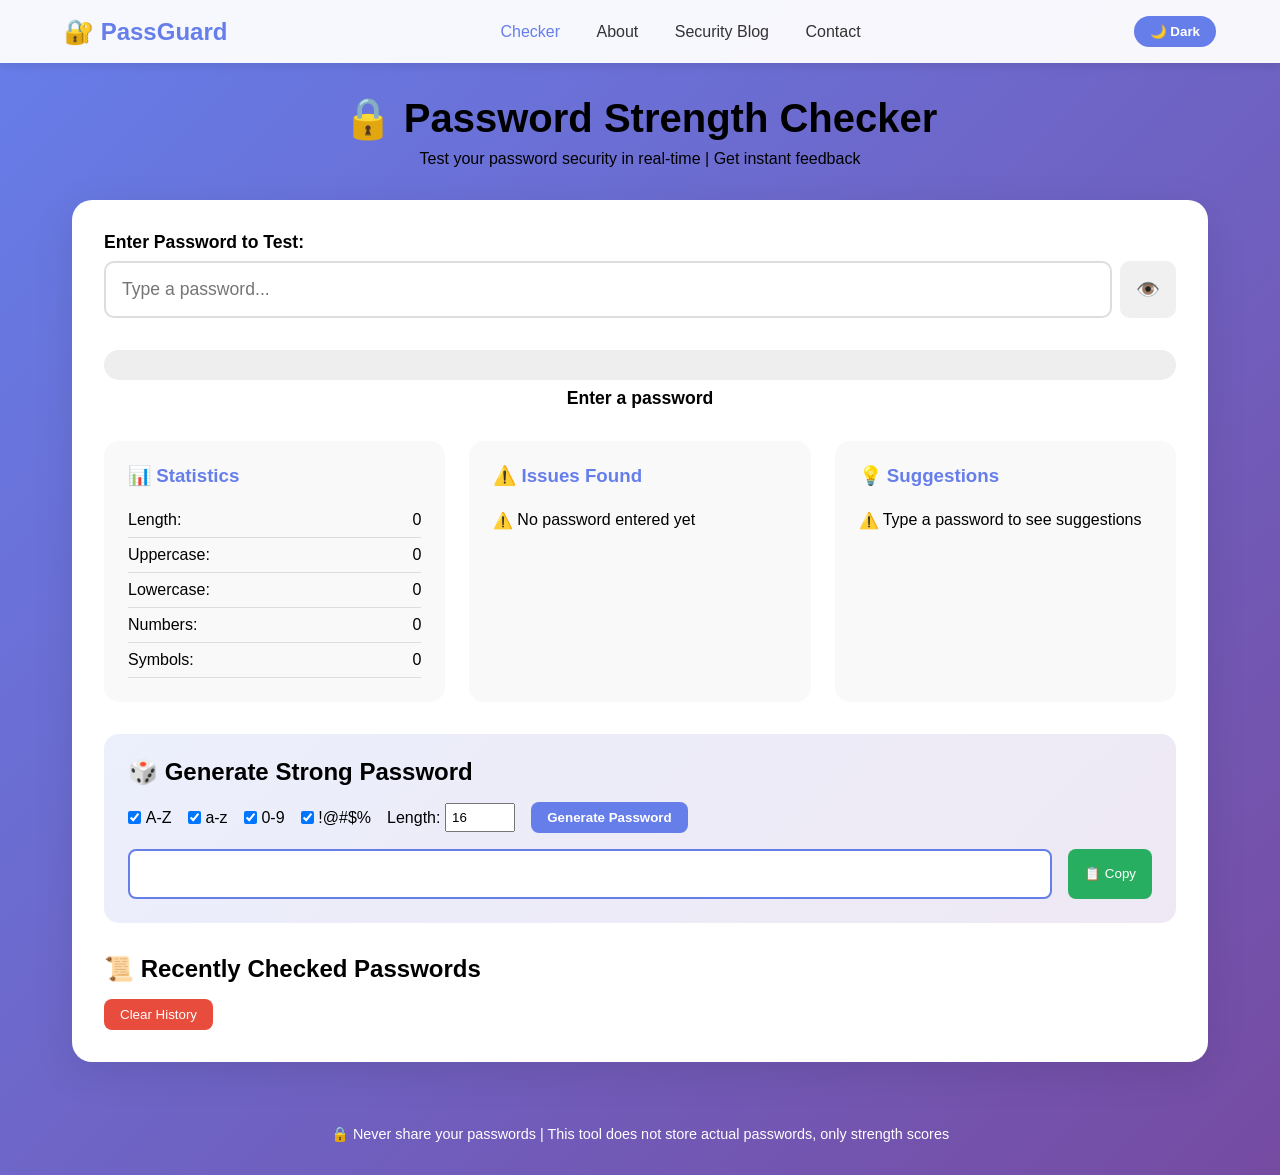
<file: Project/index.html>
<!DOCTYPE html>
<html lang="en">
<head>
    <meta charset="UTF-8">
    <meta name="viewport" content="width=device-width, initial-scale=1.0">
    <title>Password Strength Checker | Secure Your Accounts</title>
    <link rel="stylesheet" href="css/style.css">
</head>
<body>
    <nav>
        <div class="logo">🔐 PassGuard</div>
        <div class="nav-links">
            <a href="index.html" class="active">Checker</a>
            <a href="about.html">About</a>
            <a href="blog.html">Security Blog</a>
            <a href="contact.html">Contact</a>
        </div>
        <button id="darkModeToggle" class="dark-btn">🌙 Dark</button>
    </nav>

    <main>
        <section class="hero">
            <h1>🔒 Password Strength Checker</h1>
            <p>Test your password security in real-time | Get instant feedback</p>
        </section>

        <div class="checker-container">
            <!-- Password Input Area -->
            <div class="input-group">
                <label for="password">Enter Password to Test:</label>
                <div class="password-wrapper">
                    <input type="password" id="password" placeholder="Type a password..." autocomplete="off">
                    <button id="toggleVisibility" class="toggle-eye">👁️</button>
                </div>
            </div>

            <!-- Strength Meter -->
            <div class="strength-section">
                <div class="strength-meter-container">
                    <div class="strength-bar">
                        <div id="strengthFill" class="strength-fill"></div>
                    </div>
                    <div id="strengthLabel" class="strength-label">Enter a password</div>
                </div>
            </div>

            <!-- Detailed Results -->
            <div class="results-grid">
                <div class="result-card">
                    <h3>📊 Statistics</h3>
                    <div class="stat-item">
                        <span>Length:</span>
                        <span id="length">0</span>
                    </div>
                    <div class="stat-item">
                        <span>Uppercase:</span>
                        <span id="uppercase">0</span>
                    </div>
                    <div class="stat-item">
                        <span>Lowercase:</span>
                        <span id="lowercase">0</span>
                    </div>
                    <div class="stat-item">
                        <span>Numbers:</span>
                        <span id="numbers">0</span>
                    </div>
                    <div class="stat-item">
                        <span>Symbols:</span>
                        <span id="symbols">0</span>
                    </div>
                </div>

                <div class="result-card">
                    <h3>⚠️ Issues Found</h3>
                    <ul id="issuesList">
                        <li>No password entered yet</li>
                    </ul>
                </div>

                <div class="result-card">
                    <h3>💡 Suggestions</h3>
                    <ul id="suggestionsList">
                        <li>Type a password to see suggestions</li>
                    </ul>
                </div>
            </div>

            <!-- Password Generator -->
            <div class="generator-section">
                <h2>🎲 Generate Strong Password</h2>
                <div class="generator-controls">
                    <label><input type="checkbox" id="includeUpper" checked> A-Z</label>
                    <label><input type="checkbox" id="includeLower" checked> a-z</label>
                    <label><input type="checkbox" id="includeNumbers" checked> 0-9</label>
                    <label><input type="checkbox" id="includeSymbols" checked> !@#$%</label>
                    <label>Length: <input type="number" id="passwordLength" min="8" max="32" value="16"></label>
                    <button id="generateBtn" class="generate-btn">Generate Password</button>
                </div>
                <div class="generated-password">
                    <input type="text" id="generatedPassword" readonly>
                    <button id="copyBtn" class="copy-btn">📋 Copy</button>
                </div>
            </div>

            <!-- History Section -->
            <div class="history-section">
                <h2>📜 Recently Checked Passwords</h2>
                <ul id="historyList"></ul>
                <button id="clearHistory" class="clear-btn">Clear History</button>
            </div>
        </div>
    </main>

    <footer>
        <p>🔒 Never share your passwords | This tool does not store actual passwords, only strength scores</p>
    </footer>

    <script src="js/checker.js"></script>
    <script src="js/generator.js"></script>
    <script src="js/history.js"></script>
    <script src="js/main.js"></script>
</body>
</html>
</file>
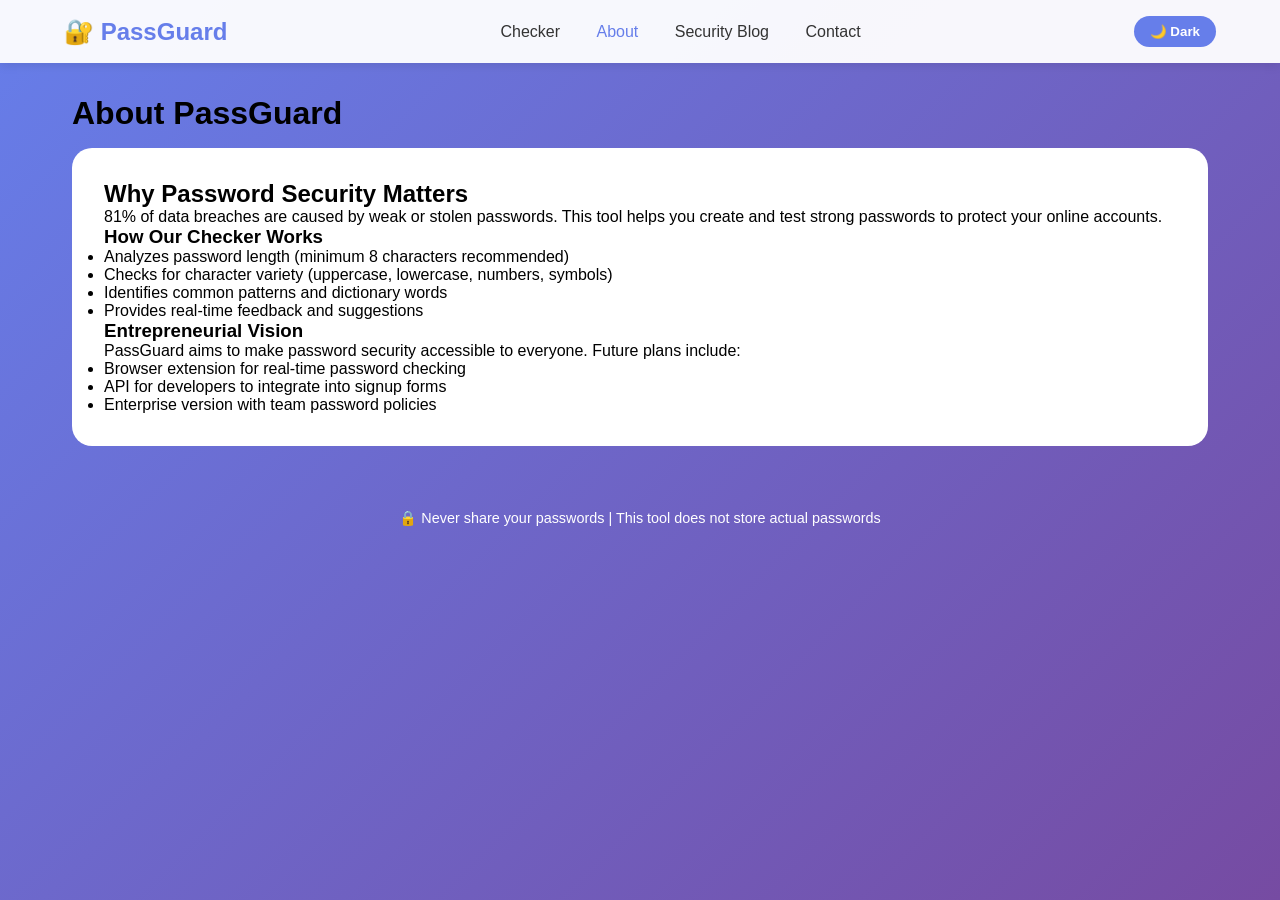
<file: Project/about.html>
<!DOCTYPE html>
<html lang="en">
<head>
    <meta charset="UTF-8">
    <meta name="viewport" content="width=device-width, initial-scale=1.0">
    <title>About | Password Strength Checker</title>
    <link rel="stylesheet" href="css/style.css">
</head>
<body>
    <nav>
        <div class="logo">🔐 PassGuard</div>
        <div class="nav-links">
            <a href="index.html">Checker</a>
            <a href="about.html" class="active">About</a>
            <a href="blog.html">Security Blog</a>
            <a href="contact.html">Contact</a>
        </div>
        <button id="darkModeToggle" class="dark-btn">🌙 Dark</button>
    </nav>

    <main>
        <h1>About PassGuard</h1>
        
        <div style="background: white; padding: 2rem; border-radius: 20px; margin-top: 1rem;">
            <h2>Why Password Security Matters</h2>
            <p>81% of data breaches are caused by weak or stolen passwords. This tool helps you create and test strong passwords to protect your online accounts.</p>
            
            <h3>How Our Checker Works</h3>
            <ul>
                <li>Analyzes password length (minimum 8 characters recommended)</li>
                <li>Checks for character variety (uppercase, lowercase, numbers, symbols)</li>
                <li>Identifies common patterns and dictionary words</li>
                <li>Provides real-time feedback and suggestions</li>
            </ul>
            
            <h3>Entrepreneurial Vision</h3>
            <p>PassGuard aims to make password security accessible to everyone. Future plans include:</p>
            <ul>
                <li>Browser extension for real-time password checking</li>
                <li>API for developers to integrate into signup forms</li>
                <li>Enterprise version with team password policies</li>
            </ul>
        </div>
    </main>
    
    <footer>
        <p>🔒 Never share your passwords | This tool does not store actual passwords</p>
    </footer>
    
    <script src="js/main.js"></script>
</body>
</html>
</file>
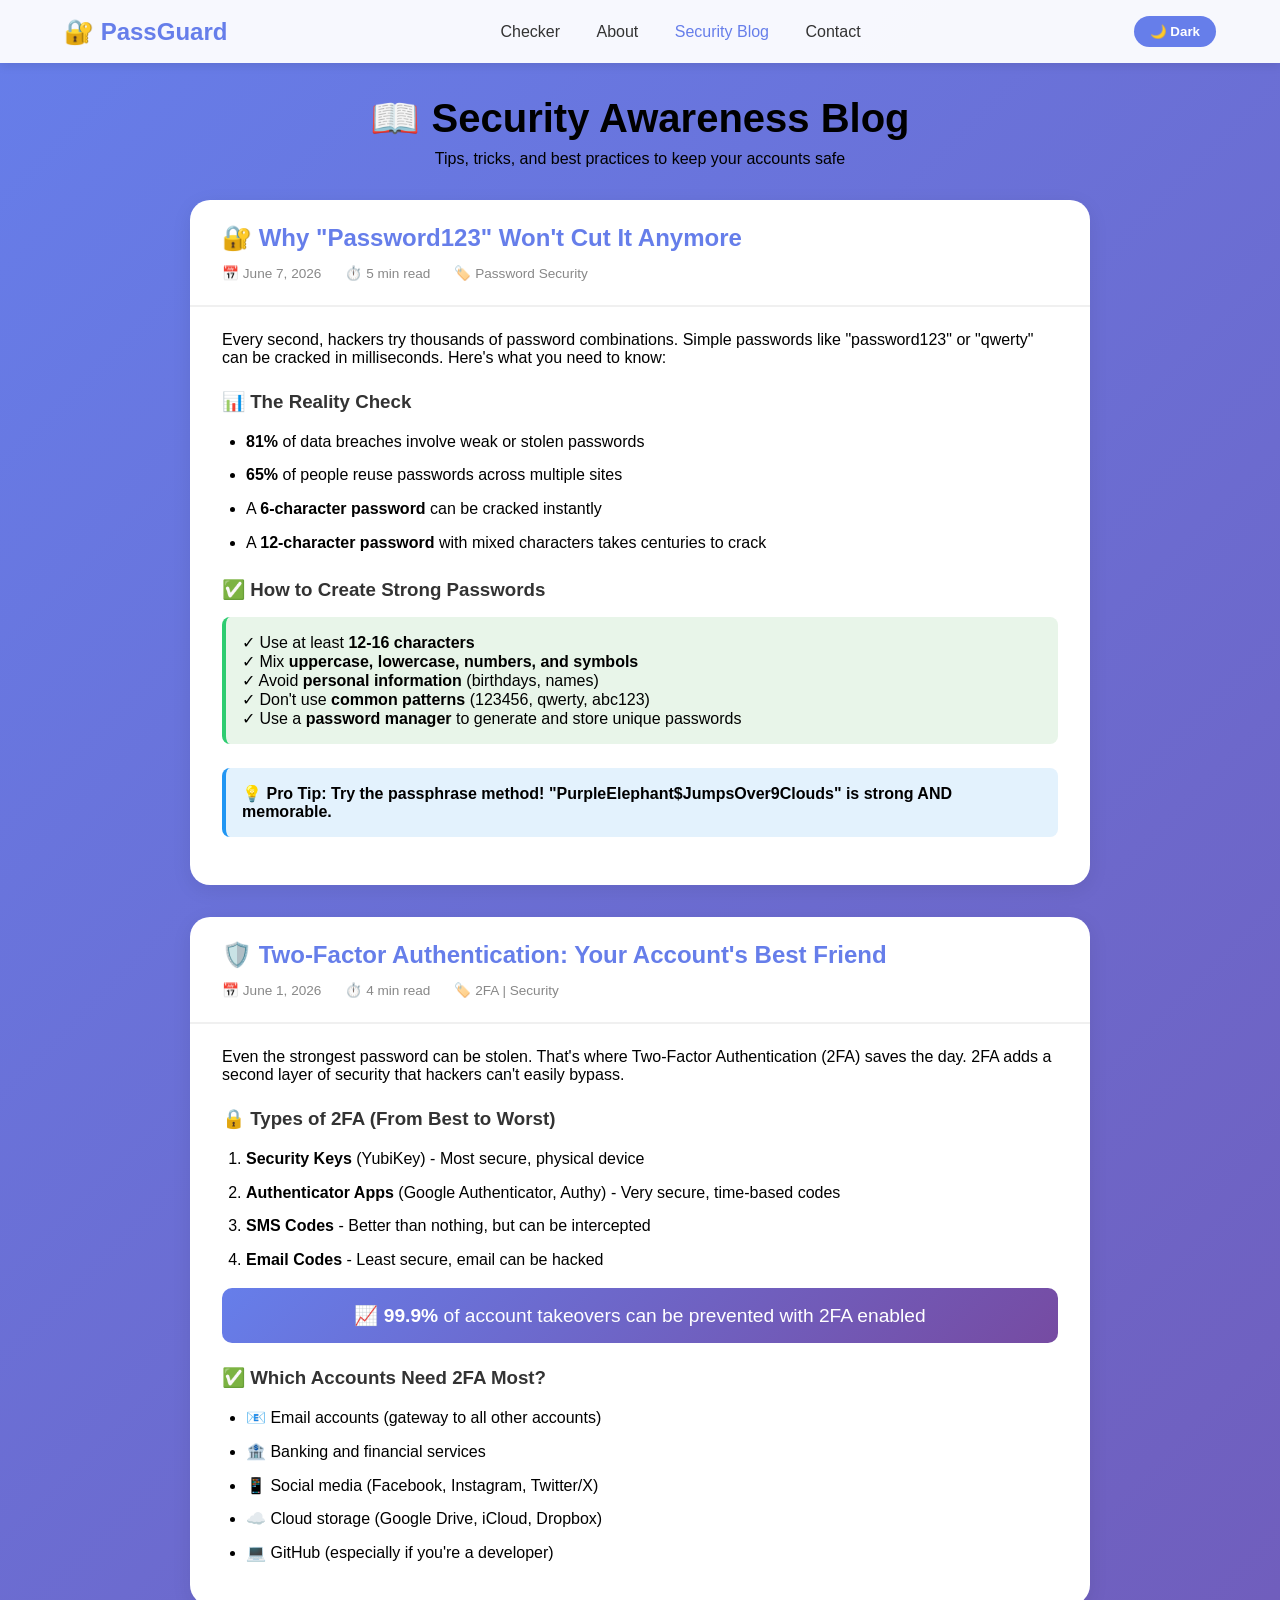
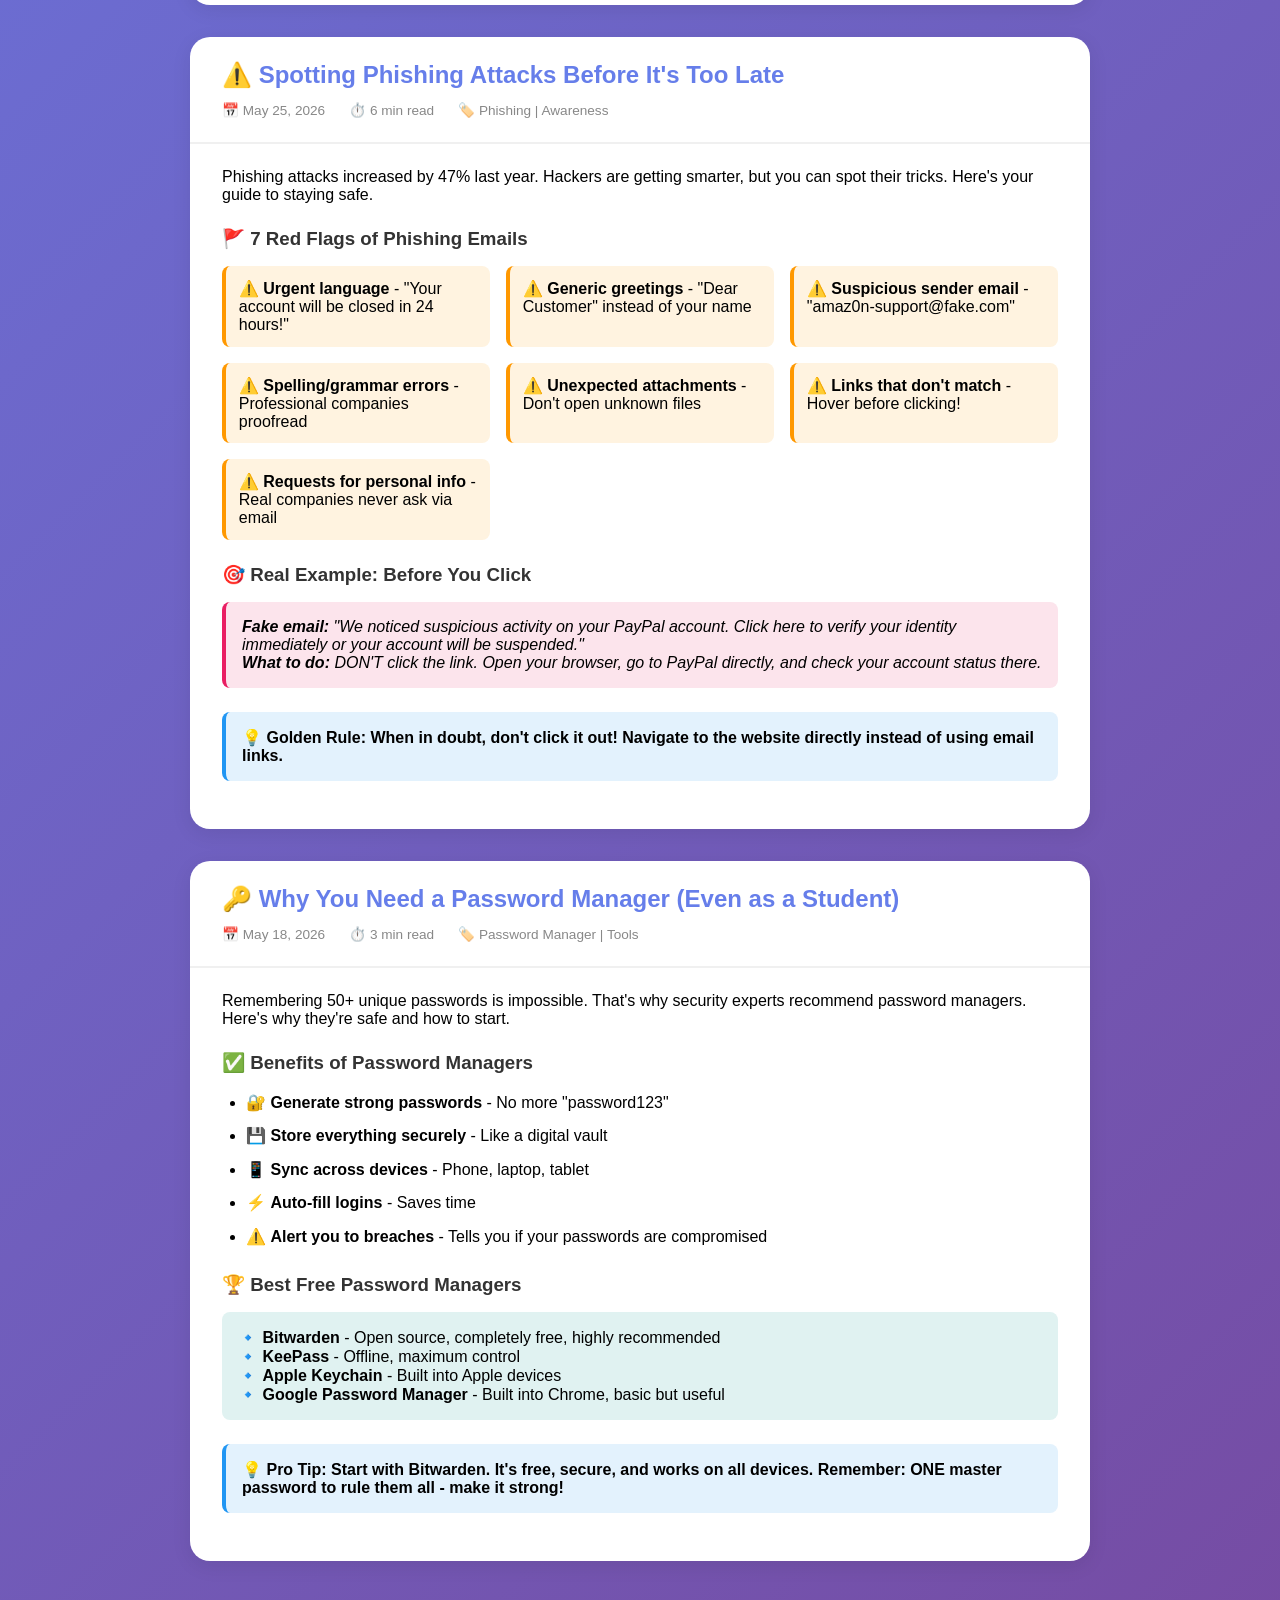
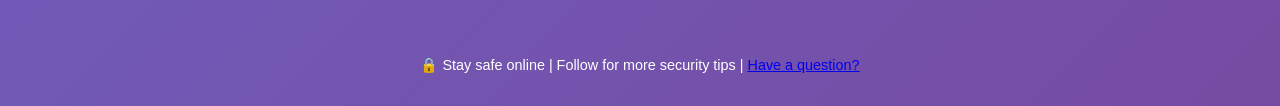
<file: Project/blog.html>
<!DOCTYPE html>
<html lang="en">
<head>
    <meta charset="UTF-8">
    <meta name="viewport" content="width=device-width, initial-scale=1.0">
    <title>Security Blog | Password Strength Checker</title>
    <link rel="stylesheet" href="css/style.css">
</head>
<body>
    <nav>
        <div class="logo">🔐 PassGuard</div>
        <div class="nav-links">
            <a href="index.html">Checker</a>
            <a href="about.html">About</a>
            <a href="blog.html" class="active">Security Blog</a>
            <a href="contact.html">Contact</a>
        </div>
        <button id="darkModeToggle" class="dark-btn">🌙 Dark</button>
    </nav>

    <main>
        <section class="hero">
            <h1>📖 Security Awareness Blog</h1>
            <p>Tips, tricks, and best practices to keep your accounts safe</p>
        </section>

        <div class="blog-container">
            <!-- Blog Post 1 -->
            <article class="blog-post">
                <div class="post-header">
                    <h2>🔐 Why "Password123" Won't Cut It Anymore</h2>
                    <div class="post-meta">
                        <span>📅 June 7, 2026</span>
                        <span>⏱️ 5 min read</span>
                        <span>🏷️ Password Security</span>
                    </div>
                </div>
                <div class="post-content">
                    <p>Every second, hackers try thousands of password combinations. Simple passwords like "password123" or "qwerty" can be cracked in milliseconds. Here's what you need to know:</p>
                    
                    <h3>📊 The Reality Check</h3>
                    <ul>
                        <li><strong>81%</strong> of data breaches involve weak or stolen passwords</li>
                        <li><strong>65%</strong> of people reuse passwords across multiple sites</li>
                        <li>A <strong>6-character password</strong> can be cracked instantly</li>
                        <li>A <strong>12-character password</strong> with mixed characters takes centuries to crack</li>
                    </ul>

                    <h3>✅ How to Create Strong Passwords</h3>
                    <div class="tips-box">
                        <p>✓ Use at least <strong>12-16 characters</strong></p>
                        <p>✓ Mix <strong>uppercase, lowercase, numbers, and symbols</strong></p>
                        <p>✓ Avoid <strong>personal information</strong> (birthdays, names)</p>
                        <p>✓ Don't use <strong>common patterns</strong> (123456, qwerty, abc123)</p>
                        <p>✓ Use a <strong>password manager</strong> to generate and store unique passwords</p>
                    </div>

                    <div class="pro-tip">
                        💡 <strong>Pro Tip:</strong> Try the passphrase method! "PurpleElephant$JumpsOver9Clouds" is strong AND memorable.
                    </div>
                </div>
            </article>

            <!-- Blog Post 2 -->
            <article class="blog-post">
                <div class="post-header">
                    <h2>🛡️ Two-Factor Authentication: Your Account's Best Friend</h2>
                    <div class="post-meta">
                        <span>📅 June 1, 2026</span>
                        <span>⏱️ 4 min read</span>
                        <span>🏷️ 2FA | Security</span>
                    </div>
                </div>
                <div class="post-content">
                    <p>Even the strongest password can be stolen. That's where Two-Factor Authentication (2FA) saves the day. 2FA adds a second layer of security that hackers can't easily bypass.</p>

                    <h3>🔒 Types of 2FA (From Best to Worst)</h3>
                    <ol>
                        <li><strong>Security Keys</strong> (YubiKey) - Most secure, physical device</li>
                        <li><strong>Authenticator Apps</strong> (Google Authenticator, Authy) - Very secure, time-based codes</li>
                        <li><strong>SMS Codes</strong> - Better than nothing, but can be intercepted</li>
                        <li><strong>Email Codes</strong> - Least secure, email can be hacked</li>
                    </ol>

                    <div class="stat-box">
                        <strong>📈 99.9%</strong> of account takeovers can be prevented with 2FA enabled
                    </div>

                    <h3>✅ Which Accounts Need 2FA Most?</h3>
                    <ul>
                        <li>📧 Email accounts (gateway to all other accounts)</li>
                        <li>🏦 Banking and financial services</li>
                        <li>📱 Social media (Facebook, Instagram, Twitter/X)</li>
                        <li>☁️ Cloud storage (Google Drive, iCloud, Dropbox)</li>
                        <li>💻 GitHub (especially if you're a developer)</li>
                    </ul>
                </div>
            </article>

            <!-- Blog Post 3 -->
            <article class="blog-post">
                <div class="post-header">
                    <h2>⚠️ Spotting Phishing Attacks Before It's Too Late</h2>
                    <div class="post-meta">
                        <span>📅 May 25, 2026</span>
                        <span>⏱️ 6 min read</span>
                        <span>🏷️ Phishing | Awareness</span>
                    </div>
                </div>
                <div class="post-content">
                    <p>Phishing attacks increased by 47% last year. Hackers are getting smarter, but you can spot their tricks. Here's your guide to staying safe.</p>

                    <h3>🚩 7 Red Flags of Phishing Emails</h3>
                    <div class="warning-grid">
                        <div class="warning-item">⚠️ <strong>Urgent language</strong> - "Your account will be closed in 24 hours!"</div>
                        <div class="warning-item">⚠️ <strong>Generic greetings</strong> - "Dear Customer" instead of your name</div>
                        <div class="warning-item">⚠️ <strong>Suspicious sender email</strong> - "amaz0n-support@fake.com"</div>
                        <div class="warning-item">⚠️ <strong>Spelling/grammar errors</strong> - Professional companies proofread</div>
                        <div class="warning-item">⚠️ <strong>Unexpected attachments</strong> - Don't open unknown files</div>
                        <div class="warning-item">⚠️ <strong>Links that don't match</strong> - Hover before clicking!</div>
                        <div class="warning-item">⚠️ <strong>Requests for personal info</strong> - Real companies never ask via email</div>
                    </div>

                    <h3>🎯 Real Example: Before You Click</h3>
                    <div class="example-box">
                        <p><strong>Fake email:</strong> "We noticed suspicious activity on your PayPal account. Click here to verify your identity immediately or your account will be suspended."</p>
                        <p><strong>What to do:</strong> DON'T click the link. Open your browser, go to PayPal directly, and check your account status there.</p>
                    </div>

                    <div class="pro-tip">
                        💡 <strong>Golden Rule:</strong> When in doubt, don't click it out! Navigate to the website directly instead of using email links.
                    </div>
                </div>
            </article>

            <!-- Blog Post 4 - Bonus -->
            <article class="blog-post">
                <div class="post-header">
                    <h2>🔑 Why You Need a Password Manager (Even as a Student)</h2>
                    <div class="post-meta">
                        <span>📅 May 18, 2026</span>
                        <span>⏱️ 3 min read</span>
                        <span>🏷️ Password Manager | Tools</span>
                    </div>
                </div>
                <div class="post-content">
                    <p>Remembering 50+ unique passwords is impossible. That's why security experts recommend password managers. Here's why they're safe and how to start.</p>

                    <h3>✅ Benefits of Password Managers</h3>
                    <ul>
                        <li>🔐 <strong>Generate strong passwords</strong> - No more "password123"</li>
                        <li>💾 <strong>Store everything securely</strong> - Like a digital vault</li>
                        <li>📱 <strong>Sync across devices</strong> - Phone, laptop, tablet</li>
                        <li>⚡ <strong>Auto-fill logins</strong> - Saves time</li>
                        <li>⚠️ <strong>Alert you to breaches</strong> - Tells you if your passwords are compromised</li>
                    </ul>

                    <h3>🏆 Best Free Password Managers</h3>
                    <div class="recommendation-box">
                        <p>🔹 <strong>Bitwarden</strong> - Open source, completely free, highly recommended</p>
                        <p>🔹 <strong>KeePass</strong> - Offline, maximum control</p>
                        <p>🔹 <strong>Apple Keychain</strong> - Built into Apple devices</p>
                        <p>🔹 <strong>Google Password Manager</strong> - Built into Chrome, basic but useful</p>
                    </div>

                    <div class="pro-tip">
                        💡 <strong>Pro Tip:</strong> Start with Bitwarden. It's free, secure, and works on all devices. Remember: ONE master password to rule them all - make it strong!
                    </div>
                </div>
            </article>
        </div>
    </main>

    <footer>
        <p>🔒 Stay safe online | Follow for more security tips | <a href="contact.html">Have a question?</a></p>
    </footer>

    <script src="js/main.js"></script>
</body>
</html>
</file>
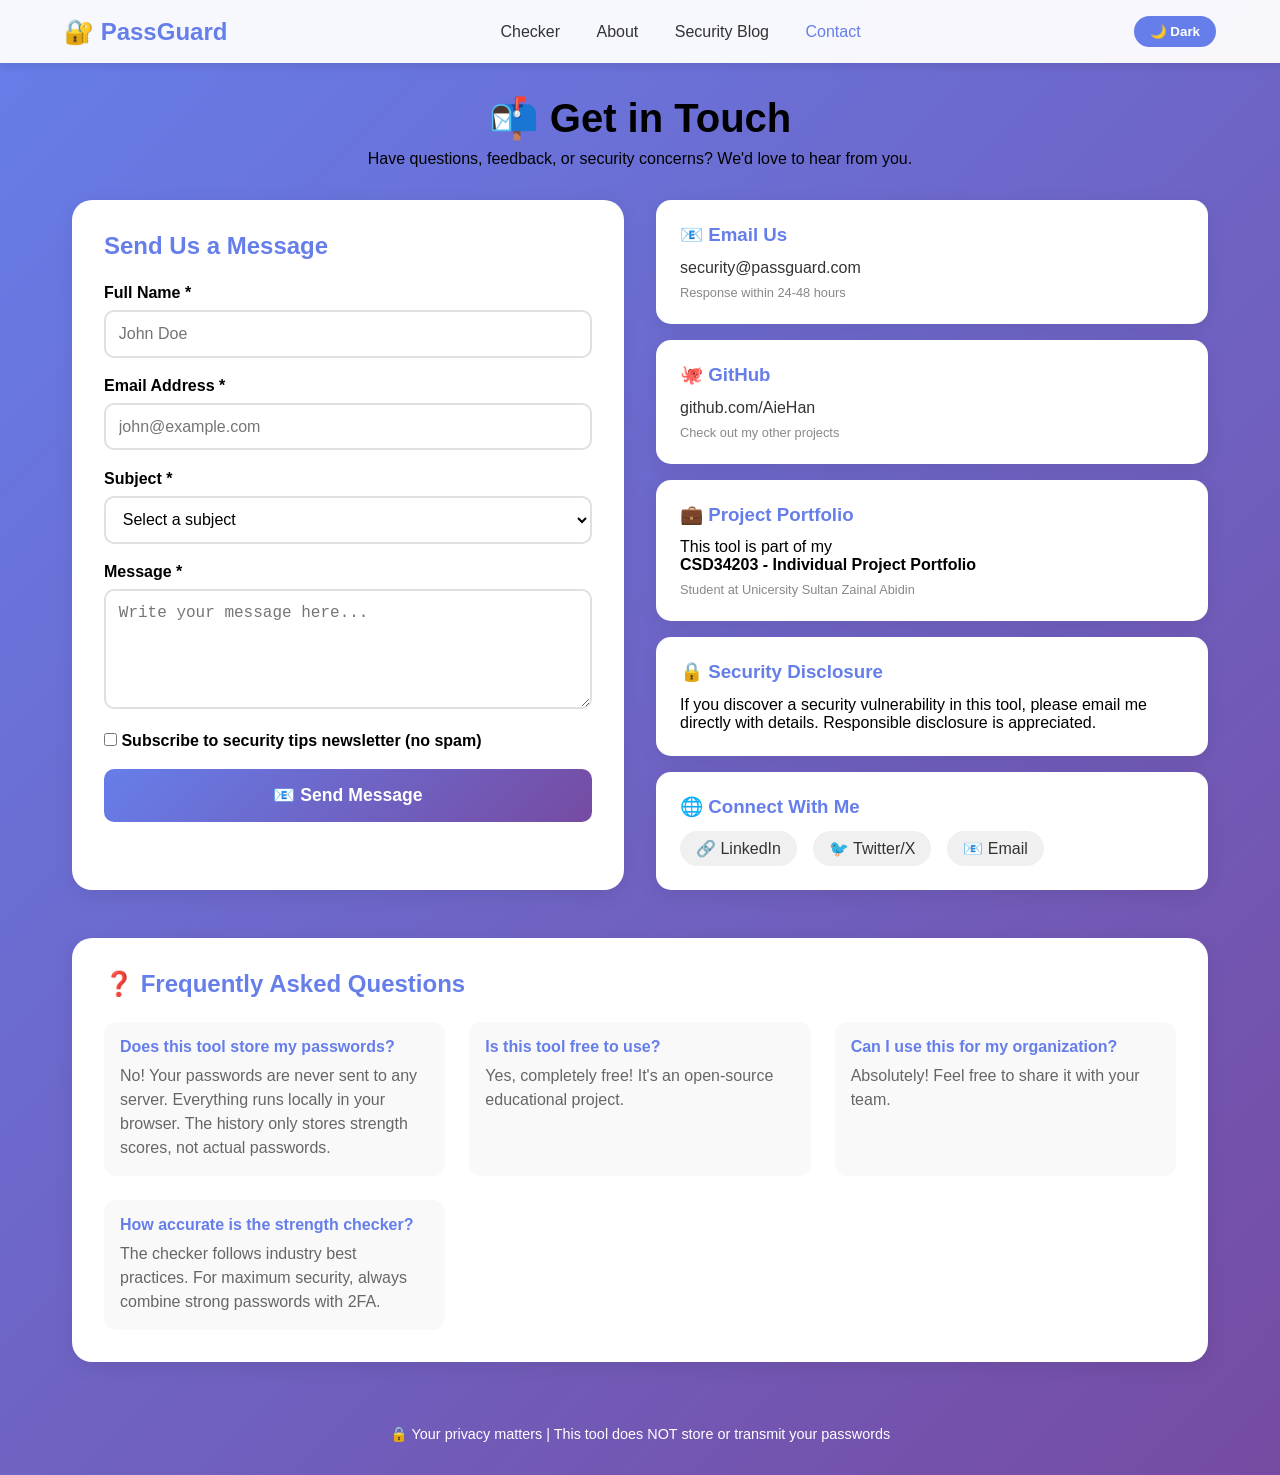
<file: Project/contact.html>
<!DOCTYPE html>
<html lang="en">
<head>
    <meta charset="UTF-8">
    <meta name="viewport" content="width=device-width, initial-scale=1.0">
    <title>Contact | Password Strength Checker</title>
    <link rel="stylesheet" href="css/style.css">
</head>
<body>
    <nav>
        <div class="logo">🔐 PassGuard</div>
        <div class="nav-links">
            <a href="index.html">Checker</a>
            <a href="about.html">About</a>
            <a href="blog.html">Security Blog</a>
            <a href="contact.html" class="active">Contact</a>
        </div>
        <button id="darkModeToggle" class="dark-btn">🌙 Dark</button>
    </nav>

    <main>
        <section class="hero">
            <h1>📬 Get in Touch</h1>
            <p>Have questions, feedback, or security concerns? We'd love to hear from you.</p>
        </section>

        <div class="contact-wrapper">
            <!-- Contact Form -->
            <div class="contact-form-container">
                <h2>Send Us a Message</h2>
                <form id="contactForm" onsubmit="return handleSubmit(event)">
                    <div class="form-group">
                        <label for="name">Full Name *</label>
                        <input type="text" id="name" name="name" required placeholder="John Doe">
                    </div>

                    <div class="form-group">
                        <label for="email">Email Address *</label>
                        <input type="email" id="email" name="email" required placeholder="john@example.com">
                    </div>

                    <div class="form-group">
                        <label for="subject">Subject *</label>
                        <select id="subject" name="subject" required>
                            <option value="">Select a subject</option>
                            <option value="feedback">Feedback about the tool</option>
                            <option value="question">Security question</option>
                            <option value="bug">Report a bug</option>
                            <option value="collaboration">Collaboration opportunity</option>
                            <option value="other">Other</option>
                        </select>
                    </div>

                    <div class="form-group">
                        <label for="message">Message *</label>
                        <textarea id="message" name="message" rows="5" required placeholder="Write your message here..."></textarea>
                    </div>

                    <div class="form-group">
                        <label class="checkbox-label">
                            <input type="checkbox" id="newsletter" name="newsletter">
                            Subscribe to security tips newsletter (no spam)
                        </label>
                    </div>

                    <button type="submit" class="submit-btn">📧 Send Message</button>
                    <div id="formStatus" class="form-status"></div>
                </form>
            </div>

            <!-- Contact Information Sidebar -->
            <div class="contact-info-container">
                <div class="info-card">
                    <h3>📧 Email Us</h3>
                    <p><a href="mailto:security@passguard.com">security@passguard.com</a></p>
                    <small>Response within 24-48 hours</small>
                </div>

                <div class="info-card">
                    <h3>🐙 GitHub</h3>
                    <p><a href="https://github.com/AieHan" target="_blank">github.com/AieHan</a></p>
                    <small>Check out my other projects</small>
                </div>

                <div class="info-card">
                    <h3>💼 Project Portfolio</h3>
                    <p>This tool is part of my<br><strong>CSD34203 - Individual Project Portfolio</strong></p>
                    <small>Student at Unicersity Sultan Zainal Abidin</small>
                </div>

                <div class="info-card">
                    <h3>🔒 Security Disclosure</h3>
                    <p>If you discover a security vulnerability in this tool, please email me directly with details. Responsible disclosure is appreciated.</p>
                </div>

                <div class="info-card social-links">
                    <h3>🌐 Connect With Me</h3>
                    <div class="social-icons">
                        <a href="#" class="social-icon">🔗 LinkedIn</a>
                        <a href="#" class="social-icon">🐦 Twitter/X</a>
                        <a href="#" class="social-icon">📧 Email</a>
                    </div>
                </div>
            </div>
        </div>

        <!-- FAQ Section -->
        <div class="faq-section">
            <h2>❓ Frequently Asked Questions</h2>
            <div class="faq-grid">
                <div class="faq-item">
                    <h4>Does this tool store my passwords?</h4>
                    <p>No! Your passwords are never sent to any server. Everything runs locally in your browser. The history only stores strength scores, not actual passwords.</p>
                </div>
                <div class="faq-item">
                    <h4>Is this tool free to use?</h4>
                    <p>Yes, completely free! It's an open-source educational project.</p>
                </div>
                <div class="faq-item">
                    <h4>Can I use this for my organization?</h4>
                    <p>Absolutely! Feel free to share it with your team.</p>
                </div>
                <div class="faq-item">
                    <h4>How accurate is the strength checker?</h4>
                    <p>The checker follows industry best practices. For maximum security, always combine strong passwords with 2FA.</p>
                </div>
            </div>
        </div>
    </main>

    <footer>
        <p>🔒 Your privacy matters | This tool does NOT store or transmit your passwords</p>
    </footer>

    <script src="js/main.js"></script>
    
    <!-- Contact form handling script -->
    <script>
        function handleSubmit(event) {
            event.preventDefault();
            
            // Get form values
            const name = document.getElementById('name').value;
            const email = document.getElementById('email').value;
            const subject = document.getElementById('subject').value;
            const message = document.getElementById('message').value;
            const newsletter = document.getElementById('newsletter').checked;
            
            // Simple validation
            if (!name || !email || !subject || !message) {
                showStatus('Please fill in all required fields.', 'error');
                return false;
            }
            
            // Email validation
            const emailRegex = /^[^\s@]+@[^\s@]+\.[^\s@]+$/;
            if (!emailRegex.test(email)) {
                showStatus('Please enter a valid email address.', 'error');
                return false;
            }
            
            // Show success message (demo - doesn't actually send email)
            const subjectText = document.getElementById('subject').options[document.getElementById('subject').selectedIndex].text;
            
            let successMessage = `✅ Thank you ${name}! Your message has been sent.<br><br>`;
            successMessage += `<strong>Subject:</strong> ${subjectText}<br>`;
            successMessage += `<strong>Message:</strong> "${message.substring(0, 100)}${message.length > 100 ? '...' : ''}"<br><br>`;
            successMessage += `📧 We'll respond to <strong>${email}</strong> within 24-48 hours.<br><br>`;
            
            if (newsletter) {
                successMessage += `📬 You've been subscribed to our security newsletter!<br><br>`;
            }
            
            successMessage += `<small>Note: This is a demo. In a real implementation, this would send an email.</small>`;
            
            showStatus(successMessage, 'success');
            
            // Clear form (optional - comment out if you want to keep values)
            // document.getElementById('contactForm').reset();
            
            return false;
        }
        
        function showStatus(message, type) {
            const statusDiv = document.getElementById('formStatus');
            statusDiv.innerHTML = message;
            statusDiv.className = `form-status ${type}`;
            statusDiv.style.display = 'block';
            
            // Auto hide after 10 seconds for success, 15 for others
            setTimeout(() => {
                statusDiv.style.display = 'none';
            }, type === 'success' ? 10000 : 15000);
            
            // Scroll to status message
            statusDiv.scrollIntoView({ behavior: 'smooth', block: 'nearest' });
        }
    </script>
</body>
</html>
</file>
<file: Project/css/style.css>
* {
    margin: 0;
    padding: 0;
    box-sizing: border-box;
}

body {
    font-family: 'Segoe UI', Tahoma, Geneva, Verdana, sans-serif;
    background: linear-gradient(135deg, #667eea 0%, #764ba2 100%);
    min-height: 100vh;
    transition: background 0.3s, color 0.3s;
}

/* Dark Mode Styles */
body.dark-mode {
    background: linear-gradient(135deg, #1a1a2e 0%, #16213e 100%);
    color: #eee;
}

body.dark-mode .checker-container,
body.dark-mode .result-card {
    background: #2d2d44;
    color: #eee;
}

/* Navigation */
nav {
    display: flex;
    justify-content: space-between;
    align-items: center;
    padding: 1rem 5%;
    background: rgba(255, 255, 255, 0.95);
    box-shadow: 0 2px 10px rgba(0,0,0,0.1);
    position: sticky;
    top: 0;
    z-index: 100;
}

body.dark-mode nav {
    background: #1a1a2e;
    box-shadow: 0 2px 10px rgba(0,0,0,0.3);
}

.logo {
    font-size: 1.5rem;
    font-weight: bold;
    color: #667eea;
}

.nav-links a {
    margin: 0 1rem;
    text-decoration: none;
    color: #333;
    font-weight: 500;
    transition: color 0.3s;
}

body.dark-mode .nav-links a {
    color: #ddd;
}

.nav-links a:hover,
.nav-links a.active {
    color: #667eea;
}

.dark-btn {
    padding: 8px 16px;
    border: none;
    border-radius: 20px;
    cursor: pointer;
    background: #667eea;
    color: white;
    font-weight: bold;
    transition: transform 0.2s;
}

.dark-btn:hover {
    transform: scale(1.05);
}

/* Main Container */
main {
    max-width: 1200px;
    margin: 0 auto;
    padding: 2rem;
}

.hero {
    text-align: center;
    margin-bottom: 2rem;
}

.hero h1 {
    font-size: 2.5rem;
    margin-bottom: 0.5rem;
}

.checker-container {
    background: white;
    border-radius: 20px;
    padding: 2rem;
    box-shadow: 0 10px 40px rgba(0,0,0,0.1);
}

/* Input Area */
.input-group {
    margin-bottom: 2rem;
}

.input-group label {
    display: block;
    margin-bottom: 0.5rem;
    font-weight: bold;
    font-size: 1.1rem;
}

.password-wrapper {
    display: flex;
    gap: 0.5rem;
}

#password {
    flex: 1;
    padding: 1rem;
    font-size: 1.1rem;
    border: 2px solid #ddd;
    border-radius: 10px;
    transition: border-color 0.3s;
}

#password:focus {
    outline: none;
    border-color: #667eea;
}

.toggle-eye {
    padding: 0 1rem;
    background: #f0f0f0;
    border: none;
    border-radius: 10px;
    cursor: pointer;
    font-size: 1.2rem;
}

/* Strength Meter */
.strength-meter-container {
    margin-bottom: 2rem;
}

.strength-bar {
    height: 30px;
    background: #eee;
    border-radius: 15px;
    overflow: hidden;
    margin-bottom: 0.5rem;
}

.strength-fill {
    height: 100%;
    width: 0%;
    transition: width 0.3s ease, background 0.3s;
}

.strength-label {
    text-align: center;
    font-weight: bold;
    font-size: 1.1rem;
}

/* Strength Colors */
.strength-0 { background: #e74c3c; width: 20%; }
.strength-1 { background: #e67e22; width: 40%; }
.strength-2 { background: #f39c12; width: 60%; }
.strength-3 { background: #3498db; width: 80%; }
.strength-4 { background: #2ecc71; width: 100%; }

/* Results Grid */
.results-grid {
    display: grid;
    grid-template-columns: repeat(auto-fit, minmax(300px, 1fr));
    gap: 1.5rem;
    margin-bottom: 2rem;
}

.result-card {
    background: #f9f9f9;
    padding: 1.5rem;
    border-radius: 15px;
    transition: transform 0.2s;
}

.result-card:hover {
    transform: translateY(-5px);
}

.result-card h3 {
    margin-bottom: 1rem;
    color: #667eea;
}

.stat-item {
    display: flex;
    justify-content: space-between;
    padding: 0.5rem 0;
    border-bottom: 1px solid #ddd;
}

.result-card ul {
    list-style: none;
}

.result-card li {
    padding: 0.5rem 0;
    padding-left: 1.5rem;
    position: relative;
}

.result-card li:before {
    content: "⚠️";
    position: absolute;
    left: 0;
}

/* Generator Section */
.generator-section {
    background: linear-gradient(135deg, #667eea20 0%, #764ba220 100%);
    padding: 1.5rem;
    border-radius: 15px;
    margin-bottom: 2rem;
}

.generator-controls {
    display: flex;
    flex-wrap: wrap;
    gap: 1rem;
    margin: 1rem 0;
}

.generator-controls label {
    display: flex;
    align-items: center;
    gap: 0.3rem;
}

#passwordLength {
    width: 70px;
    padding: 0.3rem;
}

.generate-btn {
    padding: 0.5rem 1rem;
    background: #667eea;
    color: white;
    border: none;
    border-radius: 8px;
    cursor: pointer;
    font-weight: bold;
}

.generated-password {
    display: flex;
    gap: 1rem;
    margin-top: 1rem;
}

#generatedPassword {
    flex: 1;
    padding: 0.8rem;
    font-family: monospace;
    font-size: 1.1rem;
    border: 2px solid #667eea;
    border-radius: 8px;
    background: white;
}

.copy-btn, .clear-btn {
    padding: 0.5rem 1rem;
    background: #27ae60;
    color: white;
    border: none;
    border-radius: 8px;
    cursor: pointer;
}

/* History Section */
.history-section {
    margin-top: 2rem;
}

#historyList {
    list-style: none;
    max-height: 200px;
    overflow-y: auto;
}

#historyList li {
    padding: 0.8rem;
    margin: 0.5rem 0;
    background: #f0f0f0;
    border-radius: 8px;
    display: flex;
    justify-content: space-between;
    font-family: monospace;
}

body.dark-mode #historyList li {
    background: #3d3d5c;
}

.clear-btn {
    margin-top: 1rem;
    background: #e74c3c;
}

/* Footer */
footer {
    text-align: center;
    padding: 2rem;
    color: white;
    font-size: 0.9rem;
}

/* Responsive */
@media (max-width: 768px) {
    .results-grid {
        grid-template-columns: 1fr;
    }
    
    .generator-controls {
        flex-direction: column;
    }
    
    nav {
        flex-direction: column;
        gap: 1rem;
    }
    
    .hero h1 {
        font-size: 1.8rem;
    }
}

/* ============ BLOG PAGE STYLES ============ */
.blog-container {
    max-width: 900px;
    margin: 0 auto;
}

.blog-post {
    background: white;
    border-radius: 20px;
    margin-bottom: 2rem;
    overflow: hidden;
    box-shadow: 0 5px 20px rgba(0,0,0,0.08);
    transition: transform 0.3s, box-shadow 0.3s;
}

.blog-post:hover {
    transform: translateY(-5px);
    box-shadow: 0 10px 30px rgba(0,0,0,0.15);
}

body.dark-mode .blog-post {
    background: #2d2d44;
}

.post-header {
    padding: 1.5rem 2rem;
    border-bottom: 2px solid #f0f0f0;
}

body.dark-mode .post-header {
    border-bottom-color: #444;
}

.post-header h2 {
    margin-bottom: 0.8rem;
    color: #667eea;
}

.post-meta {
    display: flex;
    gap: 1.5rem;
    font-size: 0.85rem;
    color: #888;
}

body.dark-mode .post-meta {
    color: #aaa;
}

.post-content {
    padding: 1.5rem 2rem;
}

.post-content h3 {
    margin: 1.5rem 0 1rem 0;
    color: #333;
}

body.dark-mode .post-content h3 {
    color: #ddd;
}

.post-content ul, .post-content ol {
    margin: 1rem 0;
    padding-left: 1.5rem;
}

.post-content li {
    margin: 0.5rem 0;
    line-height: 1.6;
}

.tips-box {
    background: #e8f5e9;
    border-left: 4px solid #2ecc71;
    padding: 1rem;
    margin: 1rem 0;
    border-radius: 8px;
}

body.dark-mode .tips-box {
    background: #1a3a1a;
}

.pro-tip {
    background: #e3f2fd;
    border-left: 4px solid #2196f3;
    padding: 1rem;
    margin: 1.5rem 0;
    border-radius: 8px;
    font-weight: bold;
}

body.dark-mode .pro-tip {
    background: #1a2a3a;
}

.stat-box {
    background: linear-gradient(135deg, #667eea, #764ba2);
    color: white;
    padding: 1rem;
    text-align: center;
    border-radius: 10px;
    margin: 1rem 0;
    font-size: 1.2rem;
}

.warning-grid {
    display: grid;
    grid-template-columns: repeat(auto-fit, minmax(250px, 1fr));
    gap: 1rem;
    margin: 1rem 0;
}

.warning-item {
    background: #fff3e0;
    border-left: 4px solid #ff9800;
    padding: 0.8rem;
    border-radius: 8px;
}

body.dark-mode .warning-item {
    background: #3a2a1a;
}

.example-box {
    background: #fce4ec;
    border-left: 4px solid #e91e63;
    padding: 1rem;
    margin: 1rem 0;
    border-radius: 8px;
    font-style: italic;
}

body.dark-mode .example-box {
    background: #3a1a2a;
}

.recommendation-box {
    background: #e0f2f1;
    padding: 1rem;
    border-radius: 8px;
    margin: 1rem 0;
}

body.dark-mode .recommendation-box {
    background: #1a2a2a;
}

/* ============ CONTACT PAGE STYLES ============ */
.contact-wrapper {
    display: grid;
    grid-template-columns: 1fr 1fr;
    gap: 2rem;
    margin-bottom: 3rem;
}

@media (max-width: 768px) {
    .contact-wrapper {
        grid-template-columns: 1fr;
    }
}

.contact-form-container {
    background: white;
    padding: 2rem;
    border-radius: 20px;
    box-shadow: 0 5px 20px rgba(0,0,0,0.08);
}

body.dark-mode .contact-form-container {
    background: #2d2d44;
}

.contact-form-container h2 {
    margin-bottom: 1.5rem;
    color: #667eea;
}

.form-group {
    margin-bottom: 1.2rem;
}

.form-group label {
    display: block;
    margin-bottom: 0.5rem;
    font-weight: bold;
}

.form-group input,
.form-group select,
.form-group textarea {
    width: 100%;
    padding: 0.8rem;
    border: 2px solid #e0e0e0;
    border-radius: 10px;
    font-size: 1rem;
    transition: border-color 0.3s;
    background: white;
}

body.dark-mode .form-group input,
body.dark-mode .form-group select,
body.dark-mode .form-group textarea {
    background: #1a1a2e;
    border-color: #444;
    color: #eee;
}

.form-group input:focus,
.form-group select:focus,
.form-group textarea:focus {
    outline: none;
    border-color: #667eea;
}

.checkbox-label {
    display: flex;
    align-items: center;
    gap: 0.5rem;
    cursor: pointer;
}

.checkbox-label input {
    width: auto;
}

.submit-btn {
    width: 100%;
    padding: 1rem;
    background: linear-gradient(135deg, #667eea, #764ba2);
    color: white;
    border: none;
    border-radius: 10px;
    font-size: 1.1rem;
    font-weight: bold;
    cursor: pointer;
    transition: transform 0.2s;
}

.submit-btn:hover {
    transform: scale(1.02);
}

.form-status {
    margin-top: 1rem;
    padding: 1rem;
    border-radius: 10px;
    display: none;
}

.form-status.success {
    display: block;
    background: #d4edda;
    color: #155724;
    border: 1px solid #c3e6cb;
}

.form-status.error {
    display: block;
    background: #f8d7da;
    color: #721c24;
    border: 1px solid #f5c6cb;
}

.contact-info-container {
    display: flex;
    flex-direction: column;
    gap: 1rem;
}

.info-card {
    background: white;
    padding: 1.5rem;
    border-radius: 15px;
    box-shadow: 0 5px 20px rgba(0,0,0,0.08);
    transition: transform 0.2s;
}

body.dark-mode .info-card {
    background: #2d2d44;
}

.info-card:hover {
    transform: translateY(-3px);
}

.info-card h3 {
    margin-bottom: 0.8rem;
    color: #667eea;
}

.info-card a {
    color: #333;
    text-decoration: none;
    word-break: break-all;
}

body.dark-mode .info-card a {
    color: #ddd;
}

.info-card a:hover {
    color: #667eea;
}

.info-card small {
    color: #888;
    font-size: 0.8rem;
    display: block;
    margin-top: 0.5rem;
}

.social-icons {
    display: flex;
    gap: 1rem;
    flex-wrap: wrap;
}

.social-icon {
    padding: 0.5rem 1rem;
    background: #f0f0f0;
    border-radius: 20px;
    text-decoration: none;
    color: #333;
    transition: all 0.3s;
}

body.dark-mode .social-icon {
    background: #1a1a2e;
    color: #ddd;
}

.social-icon:hover {
    background: #667eea;
    color: white !important;
}

/* FAQ Section */
.faq-section {
    background: white;
    padding: 2rem;
    border-radius: 20px;
    box-shadow: 0 5px 20px rgba(0,0,0,0.08);
    margin-top: 2rem;
}

body.dark-mode .faq-section {
    background: #2d2d44;
}

.faq-section h2 {
    margin-bottom: 1.5rem;
    color: #667eea;
}

.faq-grid {
    display: grid;
    grid-template-columns: repeat(auto-fit, minmax(300px, 1fr));
    gap: 1.5rem;
}

.faq-item {
    padding: 1rem;
    background: #f9f9f9;
    border-radius: 12px;
}

body.dark-mode .faq-item {
    background: #1a1a2e;
}

.faq-item h4 {
    margin-bottom: 0.5rem;
    color: #667eea;
}

.faq-item p {
    line-height: 1.5;
    color: #666;
}

body.dark-mode .faq-item p {
    color: #aaa;
}
</file>
